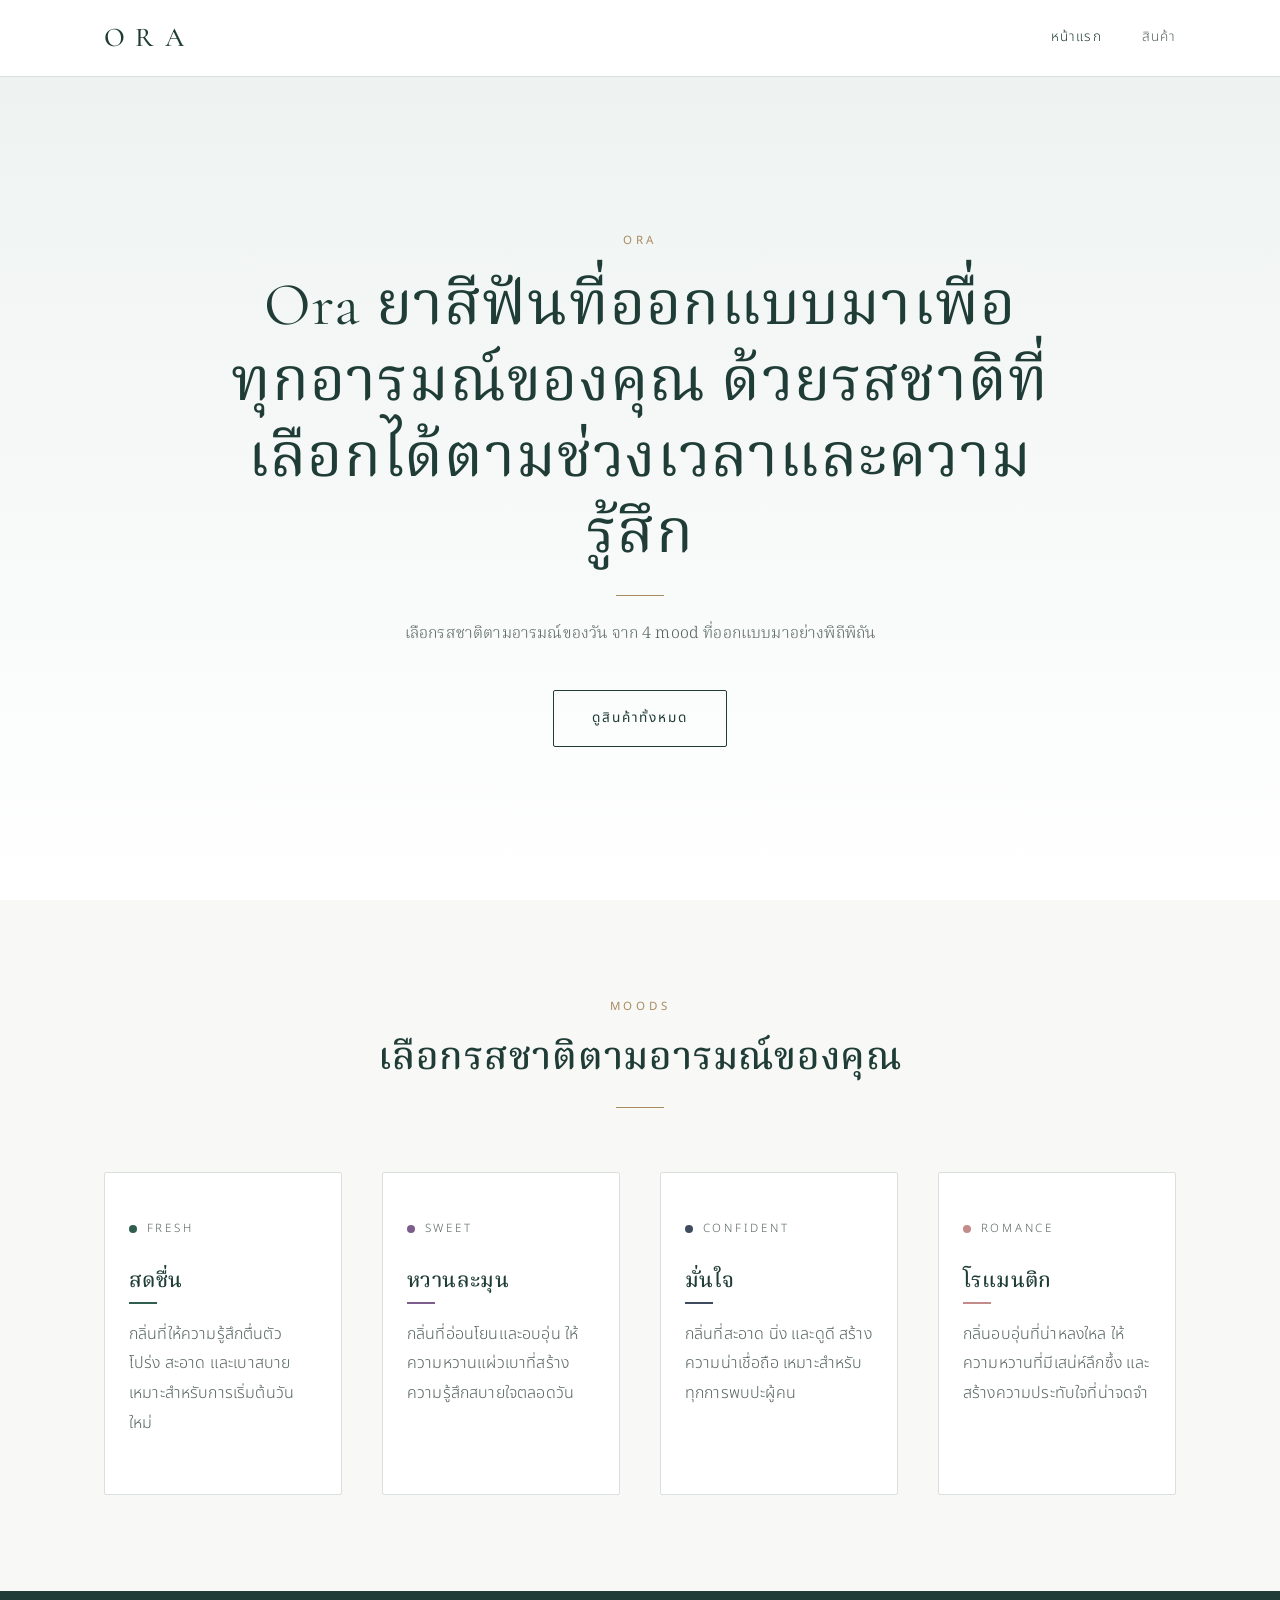
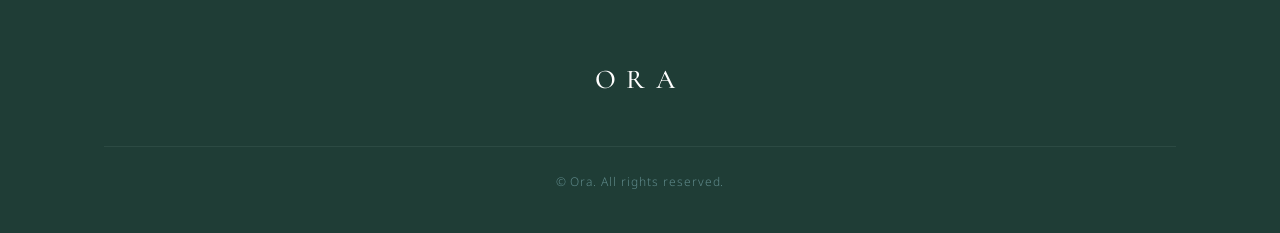
<file: index.html>
<!DOCTYPE html>
<html lang="th">
<head>
  <meta charset="UTF-8">
  <meta name="viewport" content="width=device-width, initial-scale=1">
  <title>Ora — รสชาติที่เหมาะกับทุกอารมณ์ของคุณ</title>
  <meta name="description" content="Ora ออกแบบมาเพื่อทุกอารมณ์ของคุณ ด้วยรสชาติที่เลือกได้ตามช่วงเวลาและความรู้สึก">
  <link rel="stylesheet" href="style.css">
</head>
<body>

  <header class="site-header">
    <div class="container site-header__inner">
      <a class="logo" href="index.html">Ora</a>
      <nav class="nav">
        <a href="index.html" class="is-active">หน้าแรก</a>
        <a href="product.html">สินค้า</a>
      </nav>
    </div>
  </header>

  <main>

    <!-- Hero -->
    <section class="hero hero--full">
      <div class="container">
        <span class="eyebrow">Ora</span>
        <h1>Ora ยาสีฟันที่ออกแบบมาเพื่อทุกอารมณ์ของคุณ ด้วยรสชาติที่เลือกได้ตามช่วงเวลาและความรู้สึก</h1>
        <hr class="divider center">
        <p>เลือกรสชาติตามอารมณ์ของวัน จาก 4 mood ที่ออกแบบมาอย่างพิถีพิถัน</p>
        <a class="btn" href="product.html">ดูสินค้าทั้งหมด</a>
      </div>
    </section>

    <!-- 4 Moods -->
    <section class="section section--tint" id="moods">
      <div class="container">
        <div class="section-head">
          <span class="eyebrow">Moods</span>
          <h2>เลือกรสชาติตามอารมณ์ของคุณ</h2>
          <hr class="divider center">
        </div>

        <div class="grid grid--4">

          <a class="mood-card" href="product.html?mood=fresh" data-mood="fresh">
            <span class="mood-label"><span class="mood-dot"></span>Fresh</span>
            <h3 class="mt-3">สดชื่น</h3>
            <span class="mood-line"></span>
            <p>กลิ่นที่ให้ความรู้สึกตื่นตัว โปร่ง สะอาด และเบาสบาย เหมาะสำหรับการเริ่มต้นวันใหม่</p>
          </a>

          <a class="mood-card" href="product.html?mood=sweet" data-mood="sweet">
            <span class="mood-label"><span class="mood-dot"></span>Sweet</span>
            <h3 class="mt-3">หวานละมุน</h3>
            <span class="mood-line"></span>
            <p>กลิ่นที่อ่อนโยนและอบอุ่น ให้ความหวานแผ่วเบาที่สร้างความรู้สึกสบายใจตลอดวัน</p>
          </a>

          <a class="mood-card" href="product.html?mood=confident" data-mood="confident">
            <span class="mood-label"><span class="mood-dot"></span>Confident</span>
            <h3 class="mt-3">มั่นใจ</h3>
            <span class="mood-line"></span>
            <p>กลิ่นที่สะอาด นิ่ง และดูดี สร้างความน่าเชื่อถือ เหมาะสำหรับทุกการพบปะผู้คน</p>
          </a>

          <a class="mood-card" href="product.html?mood=romance" data-mood="romance">
            <span class="mood-label"><span class="mood-dot"></span>Romance</span>
            <h3 class="mt-3">โรแมนติก</h3>
            <span class="mood-line"></span>
            <p>กลิ่นอบอุ่นที่น่าหลงใหล ให้ความหวานที่มีเสน่ห์ลึกซึ้ง และสร้างความประทับใจที่น่าจดจำ</p>
          </a>

        </div>
      </div>
    </section>

  </main>

  <footer class="site-footer">
    <div class="container text-center">
      <a class="logo" href="index.html">Ora</a>
      <div class="footer-bottom">&copy; Ora. All rights reserved.</div>
    </div>
  </footer>

  <script src="script.js"></script>
</body>
</html>
</file>
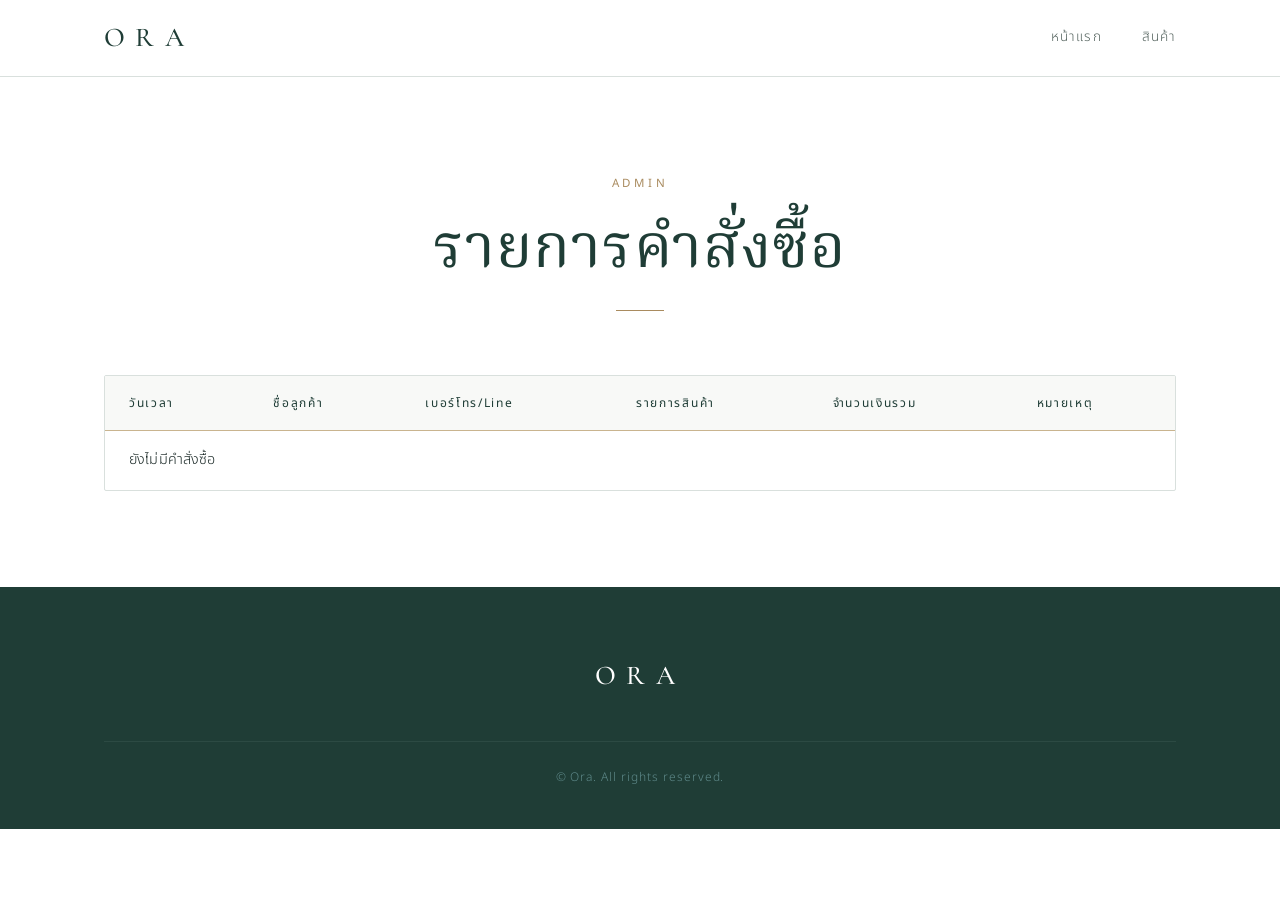
<file: admin.html>
<!DOCTYPE html>
<html lang="th">
<head>
  <meta charset="UTF-8">
  <meta name="viewport" content="width=device-width, initial-scale=1">
  <meta name="robots" content="noindex, nofollow">
  <title>คำสั่งซื้อ — Ora Admin</title>
  <link rel="stylesheet" href="style.css">
</head>
<body>

  <header class="site-header">
    <div class="container site-header__inner">
      <a class="logo" href="index.html">Ora</a>
      <nav class="nav">
        <a href="index.html">หน้าแรก</a>
        <a href="product.html">สินค้า</a>
      </nav>
    </div>
  </header>

  <main>
    <section class="section">
      <div class="container">

        <div class="section-head">
          <span class="eyebrow">Admin</span>
          <h1>รายการคำสั่งซื้อ</h1>
          <hr class="divider center">
        </div>

        <div class="table-wrap">
          <table id="ordersTable" class="data-table">
            <thead>
              <tr>
                <th>วันเวลา</th>
                <th>ชื่อลูกค้า</th>
                <th>เบอร์โทร/Line</th>
                <th>รายการสินค้า</th>
                <th>จำนวนเงินรวม</th>
                <th>หมายเหตุ</th>
              </tr>
            </thead>
            <tbody></tbody>
          </table>
        </div>

      </div>
    </section>
  </main>

  <footer class="site-footer">
    <div class="container text-center">
      <a class="logo" href="index.html">Ora</a>
      <div class="footer-bottom">&copy; Ora. All rights reserved.</div>
    </div>
  </footer>

  <script src="script.js"></script>
</body>
</html>
</file>
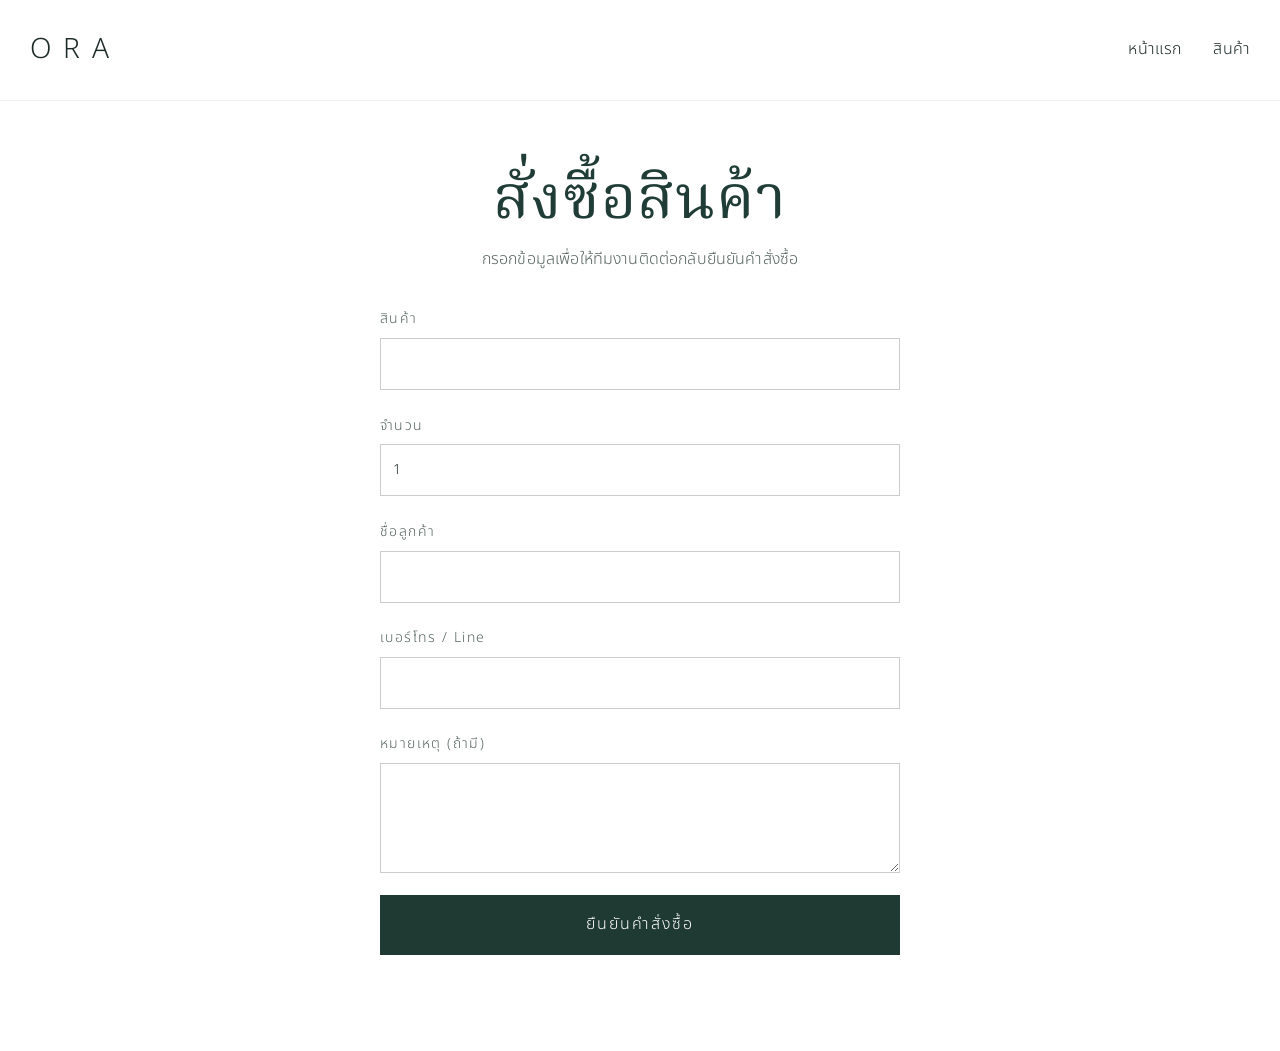
<file: order.html>
<!DOCTYPE html>
<html lang="th">
<head>
  <meta charset="UTF-8">
  <meta name="viewport" content="width=device-width, initial-scale=1">
  <title>สั่งซื้อ — ORA</title>
  <link rel="stylesheet" href="style.css">
  <style>
    .order-wrap { max-width: 560px; margin: 60px auto; padding: 0 20px; }
    .order-wrap h1 { text-align: center; margin-bottom: 8px; }
    .order-wrap form { display: flex; flex-direction: column; gap: 16px; margin-top: 32px; }
    .order-wrap label { display: flex; flex-direction: column; gap: 6px; font-size: 14px; }
    .order-wrap input, .order-wrap textarea {
      padding: 12px; border: 1px solid #ccc; font: inherit; background: #fff;
    }
    .order-wrap button {
      padding: 14px; border: 1px solid #1f3a33; background: #1f3a33; color: #fff;
      font: inherit; letter-spacing: 2px; cursor: pointer;
    }
    .order-wrap button:disabled { opacity: .6; cursor: wait; }
    #msg { color: #b00020; text-align: center; min-height: 20px; }
  </style>
</head>
<body>
  <header>
    <nav style="display:flex;justify-content:space-between;align-items:center;padding:24px 30px;border-bottom:1px solid #eee;">
      <a href="index.html" style="text-decoration:none;color:inherit;letter-spacing:12px;font-size:28px;">ORA</a>
      <div style="display:flex;gap:32px;">
        <a href="index.html">หน้าแรก</a>
        <a href="product.html">สินค้า</a>
      </div>
    </nav>
  </header>

  <main class="order-wrap">
    <h1>สั่งซื้อสินค้า</h1>
    <p style="text-align:center;">กรอกข้อมูลเพื่อให้ทีมงานติดต่อกลับยืนยันคำสั่งซื้อ</p>

    <form id="orderForm">
      <label>สินค้า
        <input type="text" id="item" required>
      </label>
      <label>จำนวน
        <input type="number" id="qty" min="1" value="1" required>
      </label>
      <label>ชื่อลูกค้า
        <input type="text" id="name" required>
      </label>
      <label>เบอร์โทร / Line
        <input type="text" id="contact" required>
      </label>
      <label>หมายเหตุ (ถ้ามี)
        <textarea id="note" rows="3"></textarea>
      </label>
      <button type="submit" id="submitBtn">ยืนยันคำสั่งซื้อ</button>
      <div id="msg"></div>
    </form>
  </main>

  <script>
    // วาง Web app URL จาก Google Apps Script ตรงนี้ (ขึ้นต้นด้วย https://script.google.com/macros/s/ ลงท้าย /exec)
    const SHEET_URL = 'https://script.google.com/macros/s/AKfycbypc8TD8-SfbWQqed9p8tSo-9UMjdHUB8P6bGPMMKjP_zMo6J5gY-Ai0Wz1IVVyod7Z/exec';

    const params = new URLSearchParams(location.search);
    const price = parseFloat(params.get('price')) || 0; // ถ้าลิงก์มี ?price=89 จะคำนวณยอดรวมให้

    document.getElementById('item').value = params.get('item') || '';

    document.getElementById('orderForm').addEventListener('submit', function (e) {
      e.preventDefault();
      const btn = document.getElementById('submitBtn');
      const msg = document.getElementById('msg');
      btn.disabled = true;
      msg.textContent = '';

      const qty = parseInt(document.getElementById('qty').value, 10) || 1;
      const data = {
        name: document.getElementById('name').value.trim(),
        contact: document.getElementById('contact').value.trim(),
        items: document.getElementById('item').value.trim() + ' x ' + qty,
        total: price ? price * qty : '',
        note: document.getElementById('note').value.trim()
      };

      fetch(SHEET_URL, {
        method: 'POST',
        mode: 'no-cors',
        headers: { 'Content-Type': 'text/plain;charset=utf-8' },
        body: JSON.stringify(data)
      }).then(function () {
        window.location.href = 'thankyou.html';
      }).catch(function () {
        btn.disabled = false;
        msg.textContent = 'ส่งคำสั่งซื้อไม่สำเร็จ กรุณาลองอีกครั้ง';
      });
    });
  </script>
</body>
</html>
</file>
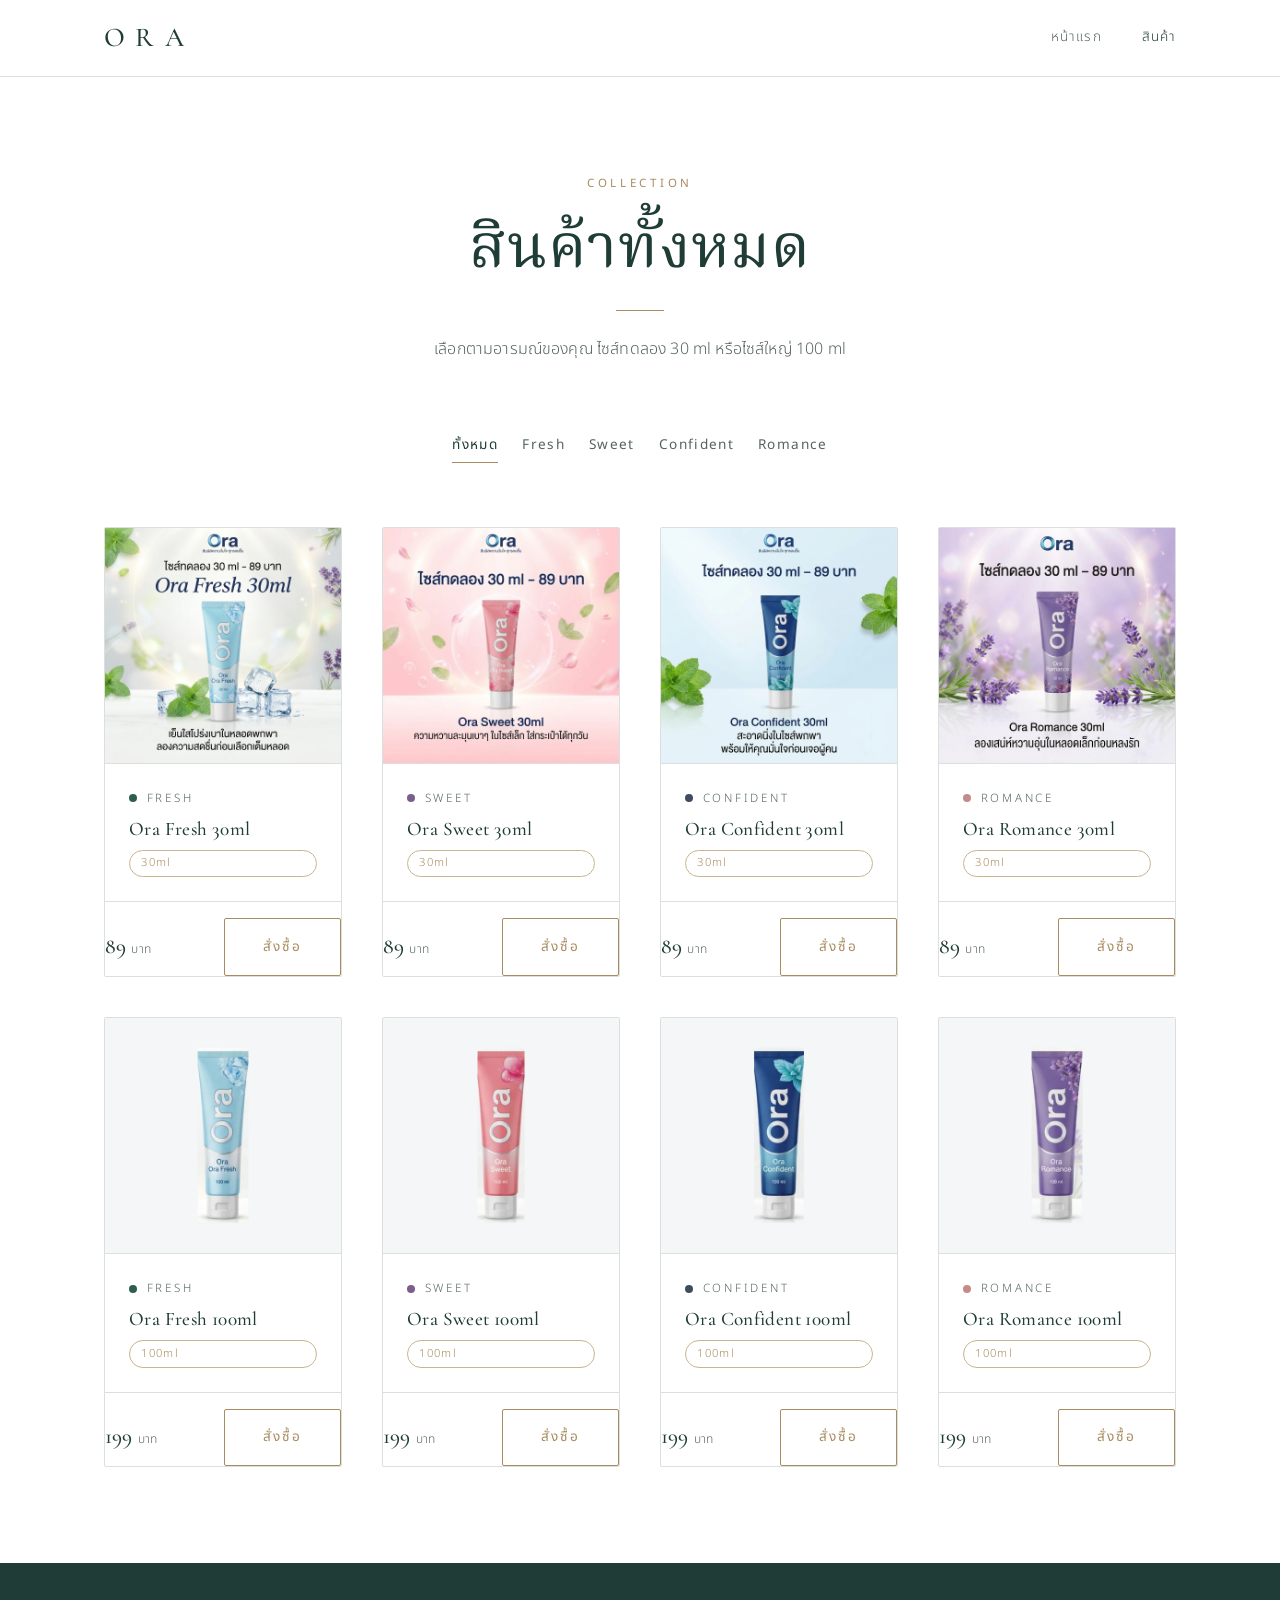
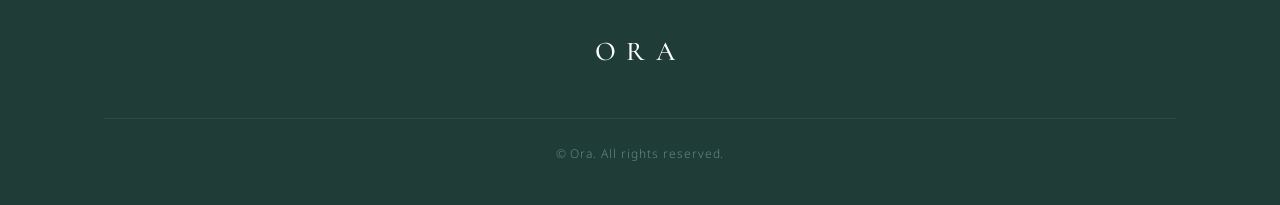
<file: product.html>
<!DOCTYPE html>
<html lang="th">
<head>
  <meta charset="UTF-8">
  <meta name="viewport" content="width=device-width, initial-scale=1">
  <title>สินค้าทั้งหมด — Ora</title>
  <link rel="stylesheet" href="style.css">
</head>
<body>

  <header class="site-header">
    <div class="container site-header__inner">
      <a class="logo" href="index.html">Ora</a>
      <nav class="nav">
        <a href="index.html">หน้าแรก</a>
        <a href="product.html" class="is-active">สินค้า</a>
      </nav>
    </div>
  </header>

  <main>
    <section class="section">
      <div class="container">

        <div class="section-head">
          <span class="eyebrow">Collection</span>
          <h1>สินค้าทั้งหมด</h1>
          <hr class="divider center">
          <p>เลือกตามอารมณ์ของคุณ ไซส์ทดลอง 30 ml หรือไซส์ใหญ่ 100 ml</p>
        </div>

        <div id="filter-bar" class="filters"></div>

        <div id="product-list" class="grid grid--4 grid--products"></div>

      </div>
    </section>
  </main>

  <footer class="site-footer">
    <div class="container text-center">
      <a class="logo" href="index.html">Ora</a>
      <div class="footer-bottom">&copy; Ora. All rights reserved.</div>
    </div>
  </footer>

  <script src="script.js"></script>
</body>
</html>
</file>
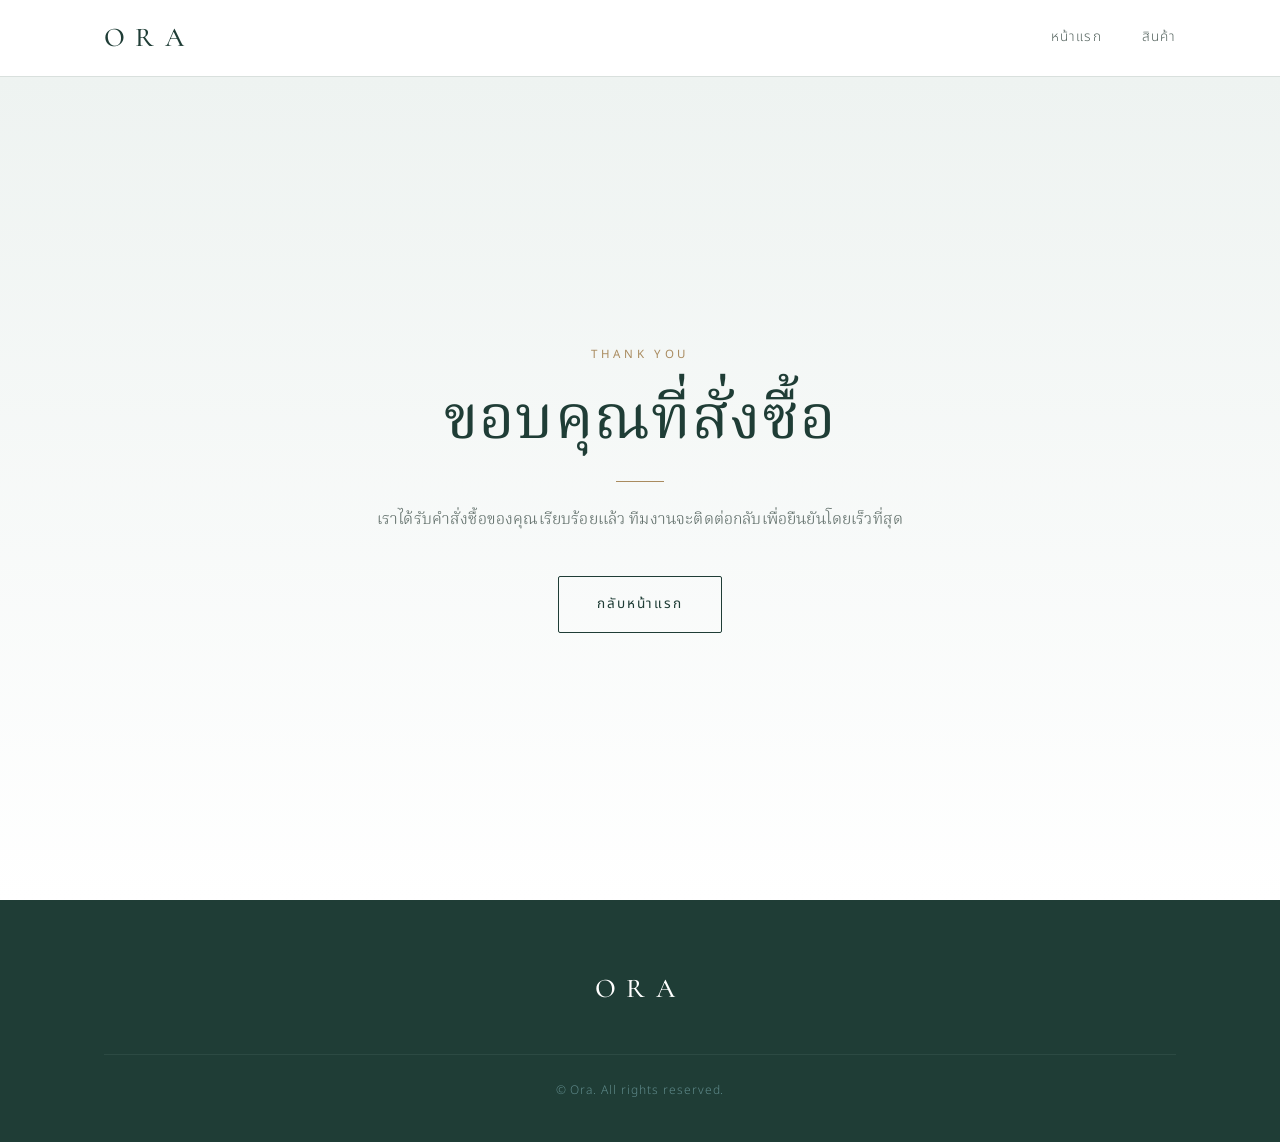
<file: thankyou.html>
<!DOCTYPE html>
<html lang="th">
<head>
  <meta charset="UTF-8">
  <meta name="viewport" content="width=device-width, initial-scale=1">
  <title>ขอบคุณ — Ora</title>
  <link rel="stylesheet" href="style.css">
</head>
<body>

  <header class="site-header">
    <div class="container site-header__inner">
      <a class="logo" href="index.html">Ora</a>
      <nav class="nav">
        <a href="index.html">หน้าแรก</a>
        <a href="product.html">สินค้า</a>
      </nav>
    </div>
  </header>

  <main>
    <section class="hero hero--full">
      <div class="container container--narrow text-center">
        <span class="eyebrow">Thank you</span>
        <h1>ขอบคุณที่สั่งซื้อ</h1>
        <hr class="divider center">
        <p>เราได้รับคำสั่งซื้อของคุณเรียบร้อยแล้ว ทีมงานจะติดต่อกลับเพื่อยืนยันโดยเร็วที่สุด</p>
        <a class="btn" href="index.html">กลับหน้าแรก</a>
      </div>
    </section>
  </main>

  <footer class="site-footer">
    <div class="container text-center">
      <a class="logo" href="index.html">Ora</a>
      <div class="footer-bottom">&copy; Ora. All rights reserved.</div>
    </div>
  </footer>

  <script src="script.js"></script>
</body>
</html>
</file>
<file: style.css>
/* ==========================================================
   ORA — Premium minimal theme
   Palette: deep green / teal-blue / white, bronze accent
   ========================================================== */

@import url("https://fonts.googleapis.com/css2?family=Cormorant+Garamond:wght@400;500;600&family=Noto+Serif+Thai:wght@300;400;500;600&family=Noto+Sans+Thai:wght@300;400;500&display=swap");

:root {
  /* Base palette */
  --ora-white: #ffffff;
  --ora-ivory: #f8f9f7;
  --ora-mist: #eef3f1;
  --ora-teal-light: #dbe7e6;
  --ora-teal: #5f8a8b;
  --ora-green-deep: #1f3d36;
  --ora-ink: #1d2b29;
  --ora-ink-soft: #55645f;

  /* Accent (bronze / soft gold) */
  --ora-bronze: #a98b5f;
  --ora-bronze-soft: #c9b48f;

  /* Lines */
  --ora-line: #d9e0dd;
  --ora-line-dark: #2c4a43;

  /* Mood dots (used sparingly, never as full backgrounds) */
  --mood-fresh: #2f5d50;
  --mood-sweet: #7b5e8c;
  --mood-confident: #3e4c5e;
  --mood-romance: #c48b8b;

  /* Type */
  --font-serif: "Cormorant Garamond", "Noto Serif Thai", Georgia, serif;
  --font-serif-th: "Noto Serif Thai", "Cormorant Garamond", Georgia, serif;
  --font-sans: "Noto Sans Thai", "Helvetica Neue", Arial, sans-serif;

  /* Spacing scale (generous) */
  --space-1: 0.5rem;
  --space-2: 1rem;
  --space-3: 1.5rem;
  --space-4: 2.5rem;
  --space-5: 4rem;
  --space-6: 6rem;
  --space-7: 9rem;

  --container: 1120px;
  --radius: 2px;
  --transition: 0.35s ease;
}

/* ---------- Reset / base ---------- */
*,
*::before,
*::after {
  box-sizing: border-box;
}

html {
  scroll-behavior: smooth;
  -webkit-text-size-adjust: 100%;
}

body {
  margin: 0;
  background: var(--ora-white);
  color: var(--ora-ink);
  font-family: var(--font-sans);
  font-weight: 300;
  font-size: 1rem;
  line-height: 1.85;
  letter-spacing: 0.01em;
  -webkit-font-smoothing: antialiased;
}

img {
  display: block;
  max-width: 100%;
  height: auto;
}

a {
  color: inherit;
  text-decoration: none;
  transition: color var(--transition);
}

a:hover {
  color: var(--ora-bronze);
}

ul {
  margin: 0;
  padding: 0;
  list-style: none;
}

::selection {
  background: var(--ora-teal-light);
  color: var(--ora-green-deep);
}

:focus-visible {
  outline: 1px solid var(--ora-bronze);
  outline-offset: 3px;
}

/* ---------- Typography ---------- */
h1,
h2,
h3,
h4 {
  margin: 0 0 var(--space-2);
  font-family: var(--font-serif);
  font-weight: 500;
  line-height: 1.3;
  color: var(--ora-green-deep);
  letter-spacing: 0.02em;
}

h1 {
  font-size: clamp(2.2rem, 5vw, 3.8rem);
  font-weight: 400;
  line-height: 1.25;
}

h2 {
  font-size: clamp(1.7rem, 3.2vw, 2.4rem);
}

h3 {
  font-size: 1.3rem;
}

p {
  margin: 0 0 var(--space-2);
  color: var(--ora-ink-soft);
}

.eyebrow {
  display: block;
  margin-bottom: var(--space-2);
  font-family: var(--font-sans);
  font-size: 0.72rem;
  font-weight: 400;
  letter-spacing: 0.32em;
  text-transform: uppercase;
  color: var(--ora-bronze);
}

.lead {
  font-family: var(--font-serif-th);
  font-size: 1.15rem;
  font-weight: 300;
  line-height: 2;
  color: var(--ora-ink);
}

.text-center {
  text-align: center;
}

/* thin bronze divider */
.divider {
  width: 48px;
  height: 1px;
  margin: var(--space-3) 0;
  background: var(--ora-bronze);
  border: 0;
}

.text-center .divider,
.divider.center {
  margin-left: auto;
  margin-right: auto;
}

/* ---------- Layout ---------- */
.container {
  width: 100%;
  max-width: var(--container);
  margin: 0 auto;
  padding: 0 var(--space-3);
}

.section {
  padding: var(--space-6) 0;
}

.section--tint {
  background: var(--ora-ivory);
}

.section--mist {
  background: var(--ora-mist);
}

.section--dark {
  background: var(--ora-green-deep);
  color: var(--ora-teal-light);
}

.section--dark h1,
.section--dark h2,
.section--dark h3 {
  color: var(--ora-white);
}

.section--dark p {
  color: var(--ora-teal-light);
}

.section-head {
  max-width: 640px;
  margin: 0 auto var(--space-5);
  text-align: center;
}

.grid {
  display: grid;
  gap: var(--space-4);
}

.grid--2 {
  grid-template-columns: repeat(2, 1fr);
}

.grid--3 {
  grid-template-columns: repeat(3, 1fr);
}

.grid--4 {
  grid-template-columns: repeat(4, 1fr);
}

/* ---------- Header / nav ---------- */
.site-header {
  position: sticky;
  top: 0;
  z-index: 50;
  background: rgba(255, 255, 255, 0.92);
  backdrop-filter: blur(8px);
  border-bottom: 1px solid var(--ora-line);
}

.site-header__inner {
  display: flex;
  align-items: center;
  justify-content: space-between;
  min-height: 76px;
}

.logo {
  font-family: var(--font-serif);
  font-size: 1.7rem;
  font-weight: 500;
  letter-spacing: 0.38em;
  text-transform: uppercase;
  color: var(--ora-green-deep);
}

.nav {
  display: flex;
  align-items: center;
  gap: var(--space-4);
}

.nav a {
  font-size: 0.85rem;
  letter-spacing: 0.08em;
  color: var(--ora-ink-soft);
}

.nav a:hover,
.nav a.is-active {
  color: var(--ora-green-deep);
}

/* ---------- Buttons (thin line, soft dark) ---------- */
.btn {
  display: inline-block;
  padding: 0.95rem 2.4rem;
  background: transparent;
  border: 1px solid var(--ora-green-deep);
  border-radius: var(--radius);
  color: var(--ora-green-deep);
  font-family: var(--font-sans);
  font-size: 0.85rem;
  font-weight: 400;
  letter-spacing: 0.14em;
  text-align: center;
  cursor: pointer;
  transition: background var(--transition), color var(--transition),
    border-color var(--transition);
}

.btn:hover {
  background: var(--ora-green-deep);
  color: var(--ora-white);
}

.btn--accent {
  border-color: var(--ora-bronze);
  color: var(--ora-bronze);
}

.btn--accent:hover {
  background: var(--ora-bronze);
  border-color: var(--ora-bronze);
  color: var(--ora-white);
}

.btn--solid {
  background: var(--ora-green-deep);
  color: var(--ora-white);
}

.btn--solid:hover {
  background: transparent;
  color: var(--ora-green-deep);
}

.btn--light {
  border-color: var(--ora-teal-light);
  color: var(--ora-white);
}

.btn--light:hover {
  background: var(--ora-white);
  border-color: var(--ora-white);
  color: var(--ora-green-deep);
}

.btn--block {
  display: block;
  width: 100%;
}

.btn[disabled] {
  opacity: 0.4;
  cursor: not-allowed;
}

/* ---------- Hero ---------- */
.hero {
  padding: var(--space-7) 0 var(--space-6);
  background: linear-gradient(180deg, var(--ora-mist) 0%, var(--ora-white) 100%);
  text-align: center;
}

.hero h1 {
  max-width: 820px;
  margin-left: auto;
  margin-right: auto;
}

.hero p {
  max-width: 560px;
  margin: 0 auto var(--space-4);
  font-family: var(--font-serif-th);
}

/* full-screen hero (first screen) */
.hero--full {
  display: flex;
  align-items: center;
  min-height: calc(100vh - 77px);
  min-height: calc(100svh - 77px);
  padding: var(--space-6) 0;
}

.hero--full .container {
  width: 100%;
}

@media (max-width: 768px) {
  .hero--full {
    min-height: calc(100vh - 65px);
    min-height: calc(100svh - 65px);
  }
}

/* ---------- Mood marker (small dot only) ---------- */
.mood-dot {
  display: inline-block;
  width: 8px;
  height: 8px;
  margin-right: 0.6rem;
  border-radius: 50%;
  background: var(--ora-bronze);
  vertical-align: middle;
}

.mood-dot--fresh,
[data-mood="fresh"] .mood-dot {
  background: var(--mood-fresh);
}

.mood-dot--sweet,
[data-mood="sweet"] .mood-dot {
  background: var(--mood-sweet);
}

.mood-dot--confident,
[data-mood="confident"] .mood-dot {
  background: var(--mood-confident);
}

.mood-dot--romance,
[data-mood="romance"] .mood-dot {
  background: var(--mood-romance);
}

/* small underline accent beneath headings */
.mood-line {
  display: block;
  width: 28px;
  height: 2px;
  margin: var(--space-1) 0 var(--space-2);
  background: var(--ora-bronze);
}

[data-mood="fresh"] .mood-line {
  background: var(--mood-fresh);
}

[data-mood="sweet"] .mood-line {
  background: var(--mood-sweet);
}

[data-mood="confident"] .mood-line {
  background: var(--mood-confident);
}

[data-mood="romance"] .mood-line {
  background: var(--mood-romance);
}

.mood-label {
  font-size: 0.72rem;
  letter-spacing: 0.24em;
  text-transform: uppercase;
  color: var(--ora-ink-soft);
}

/* ---------- Mood block (4 moods section) ---------- */
.mood-card {
  padding: var(--space-4) var(--space-3);
  background: var(--ora-white);
  border: 1px solid var(--ora-line);
  border-radius: var(--radius);
  transition: border-color var(--transition);
}

.mood-card:hover {
  border-color: var(--ora-bronze-soft);
}

.mood-card h3 {
  margin-bottom: 0;
}

/* ---------- Product card ---------- */
.product-card {
  display: flex;
  flex-direction: column;
  background: var(--ora-white);
  border: 1px solid var(--ora-line);
  border-radius: var(--radius);
  transition: border-color var(--transition), transform var(--transition);
}

.product-card:hover {
  border-color: var(--ora-bronze-soft);
  transform: translateY(-3px);
}

.product-card__media {
  aspect-ratio: 1 / 1;
  background: var(--ora-ivory);
  border-bottom: 1px solid var(--ora-line);
  overflow: hidden;
}

.product-card__media img {
  width: 100%;
  height: 100%;
  object-fit: cover;
}

.product-card__body {
  display: flex;
  flex: 1;
  flex-direction: column;
  padding: var(--space-3);
}

.product-card__name {
  margin: var(--space-1) 0;
  font-size: 1.2rem;
}

.product-card__desc {
  flex: 1;
  margin-bottom: var(--space-3);
  font-size: 0.9rem;
  line-height: 1.8;
}

.product-card__foot {
  display: flex;
  align-items: center;
  justify-content: space-between;
  gap: var(--space-2);
  padding-top: var(--space-2);
  border-top: 1px solid var(--ora-line);
}

.price {
  font-family: var(--font-serif);
  font-size: 1.35rem;
  font-weight: 500;
  color: var(--ora-green-deep);
}

.price small {
  font-family: var(--font-sans);
  font-size: 0.75rem;
  font-weight: 300;
  color: var(--ora-ink-soft);
}

.badge {
  display: inline-block;
  padding: 0.15rem 0.7rem;
  border: 1px solid var(--ora-bronze-soft);
  border-radius: 999px;
  font-size: 0.7rem;
  letter-spacing: 0.12em;
  color: var(--ora-bronze);
}

/* ---------- Filter tabs (size / mood) ---------- */
.filters {
  display: flex;
  flex-wrap: wrap;
  justify-content: center;
  gap: var(--space-2) var(--space-3);
  margin-bottom: var(--space-5);
}

.filter-btn {
  padding: 0.4rem 0;
  background: none;
  border: 0;
  border-bottom: 1px solid transparent;
  color: var(--ora-ink-soft);
  font-family: var(--font-sans);
  font-size: 0.85rem;
  letter-spacing: 0.1em;
  cursor: pointer;
  transition: color var(--transition), border-color var(--transition);
}

.filter-btn:hover,
.filter-btn.is-active {
  color: var(--ora-green-deep);
  border-bottom-color: var(--ora-bronze);
}

/* ---------- Forms (order form) ---------- */
.form-field {
  margin-bottom: var(--space-3);
}

label {
  display: block;
  margin-bottom: 0.4rem;
  font-size: 0.8rem;
  letter-spacing: 0.1em;
  color: var(--ora-ink-soft);
}

input[type="text"],
input[type="tel"],
input[type="email"],
input[type="number"],
select,
textarea {
  width: 100%;
  padding: 0.85rem 0;
  background: transparent;
  border: 0;
  border-bottom: 1px solid var(--ora-line-dark);
  border-radius: 0;
  color: var(--ora-ink);
  font-family: var(--font-sans);
  font-size: 1rem;
  font-weight: 300;
  transition: border-color var(--transition);
}

textarea {
  min-height: 110px;
  resize: vertical;
}

input:focus,
select:focus,
textarea:focus {
  outline: none;
  border-bottom-color: var(--ora-bronze);
}

::placeholder {
  color: #9aa7a3;
}

/* ---------- Cart / order summary ---------- */
.order-summary {
  padding: var(--space-4);
  background: var(--ora-ivory);
  border: 1px solid var(--ora-line);
  border-radius: var(--radius);
}

.order-row {
  display: flex;
  justify-content: space-between;
  gap: var(--space-2);
  padding: var(--space-2) 0;
  border-bottom: 1px solid var(--ora-line);
  font-size: 0.95rem;
}

.order-row--total {
  border-bottom: 0;
  font-family: var(--font-serif);
  font-size: 1.3rem;
  color: var(--ora-green-deep);
}

/* ---------- Notices ---------- */
.notice {
  padding: var(--space-2) var(--space-3);
  border: 1px solid var(--ora-bronze-soft);
  border-radius: var(--radius);
  background: var(--ora-ivory);
  font-size: 0.9rem;
  color: var(--ora-ink-soft);
}

.notice--success {
  border-color: var(--mood-fresh);
  color: var(--mood-fresh);
}

.notice--error {
  border-color: #a65b5b;
  color: #a65b5b;
}

/* ---------- Data table (admin) ---------- */
.table-wrap {
  overflow-x: auto;
  border: 1px solid var(--ora-line);
  border-radius: var(--radius);
  -webkit-overflow-scrolling: touch;
}

.data-table {
  width: 100%;
  min-width: 760px;
  border-collapse: collapse;
  font-size: 0.9rem;
}

.data-table th,
.data-table td {
  padding: var(--space-2) var(--space-3);
  border-bottom: 1px solid var(--ora-line);
  text-align: left;
  vertical-align: top;
}

.data-table thead th {
  background: var(--ora-ivory);
  border-bottom: 1px solid var(--ora-bronze-soft);
  font-size: 0.75rem;
  font-weight: 400;
  letter-spacing: 0.14em;
  color: var(--ora-green-deep);
  white-space: nowrap;
}

.data-table tbody tr:last-child td {
  border-bottom: 0;
}

.data-table tbody tr:hover td {
  background: var(--ora-ivory);
}

/* narrow centered page (order / thank you) */
.container--narrow {
  max-width: 640px;
}

/* ---------- Footer ---------- */
.site-footer {
  padding: var(--space-5) 0 var(--space-4);
  background: var(--ora-green-deep);
  color: var(--ora-teal-light);
  font-size: 0.85rem;
}

.site-footer .logo {
  color: var(--ora-white);
}

.site-footer p {
  color: var(--ora-teal-light);
}

.site-footer a:hover {
  color: var(--ora-bronze-soft);
}

.footer-bottom {
  margin-top: var(--space-4);
  padding-top: var(--space-3);
  border-top: 1px solid var(--ora-line-dark);
  font-size: 0.75rem;
  letter-spacing: 0.08em;
  text-align: center;
  color: var(--ora-teal);
}

/* ---------- Utilities ---------- */
.mt-0 { margin-top: 0; }
.mt-3 { margin-top: var(--space-3); }
.mt-4 { margin-top: var(--space-4); }
.mt-5 { margin-top: var(--space-5); }
.mb-0 { margin-bottom: 0; }
.mb-4 { margin-bottom: var(--space-4); }
.hidden { display: none !important; }

/* ==========================================================
   Responsive
   ========================================================== */
@media (max-width: 1024px) {
  .grid--4 {
    grid-template-columns: repeat(2, 1fr);
  }

  .grid--3 {
    grid-template-columns: repeat(2, 1fr);
  }
}

@media (max-width: 768px) {
  :root {
    --space-5: 3rem;
    --space-6: 4.5rem;
    --space-7: 6rem;
  }

  .container {
    padding: 0 var(--space-2);
  }

  .site-header__inner {
    min-height: 64px;
  }

  .logo {
    font-size: 1.4rem;
    letter-spacing: 0.3em;
  }

  .nav {
    gap: var(--space-3);
  }

  .grid--2,
  .grid--3,
  .grid--4 {
    grid-template-columns: 1fr;
    gap: var(--space-3);
  }

  .hero {
    padding: var(--space-6) 0 var(--space-5);
  }

  .section-head {
    margin-bottom: var(--space-4);
  }

  .order-summary {
    padding: var(--space-3);
  }
}

@media (max-width: 480px) {
  body {
    font-size: 0.95rem;
  }

  .nav a {
    font-size: 0.78rem;
  }

  .btn {
    width: 100%;
    padding: 0.9rem 1.5rem;
  }

  .product-card__foot {
    flex-direction: column;
    align-items: stretch;
  }

  .product-card__foot .btn {
    width: 100%;
  }

  /* 2-up product grid on small phones for easier browsing */
  .grid--products {
    grid-template-columns: repeat(2, 1fr);
    gap: var(--space-2);
  }

  .grid--products .product-card__body {
    padding: var(--space-2);
  }

  .grid--products .product-card__desc {
    font-size: 0.82rem;
  }
}

@media (prefers-reduced-motion: reduce) {
  * {
    transition: none !important;
    scroll-behavior: auto !important;
  }
}
</file>
